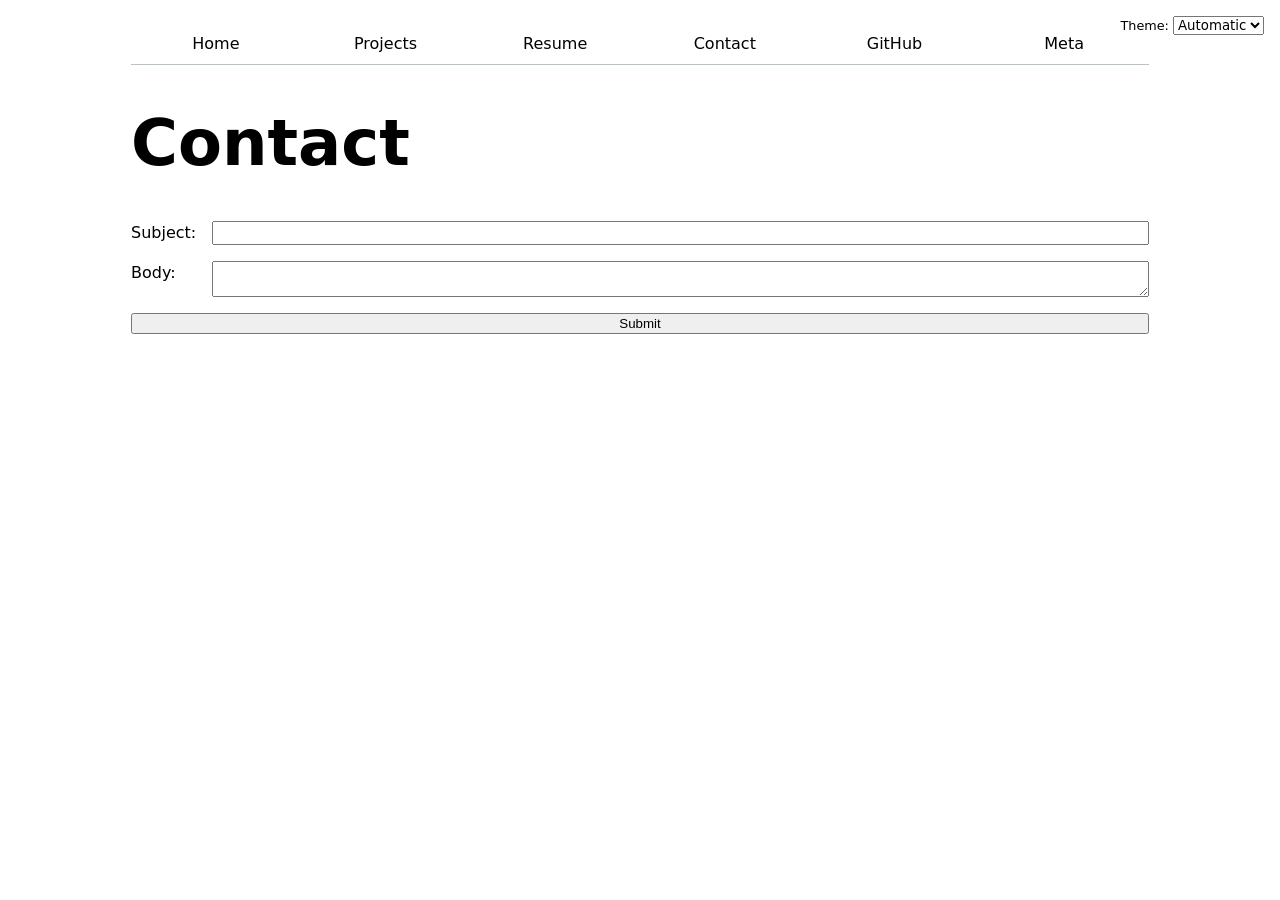
<file: contact/index.html>
<!DOCTYPE html>
<html lang="en">
<head>
    <meta charset="UTF-8">
    <meta name="viewport" content="width=device-width, initial-scale=1.0">
    <title>Contact</title>
    <link rel="stylesheet" href="../style.css">
    <script src="../global.js" type="module"></script>
</head>
<body>
    <h1>Contact</h1>

    <form action="mailto:ebaquiran@ucsd.edu">
        <label>Subject:
        <input name="subject">
        </label>

        <label>Body:
        <textarea name="body"></textarea>
        </label>

        <button type="Submit">Submit</button>
    </form>

</body>
</html>
</file>
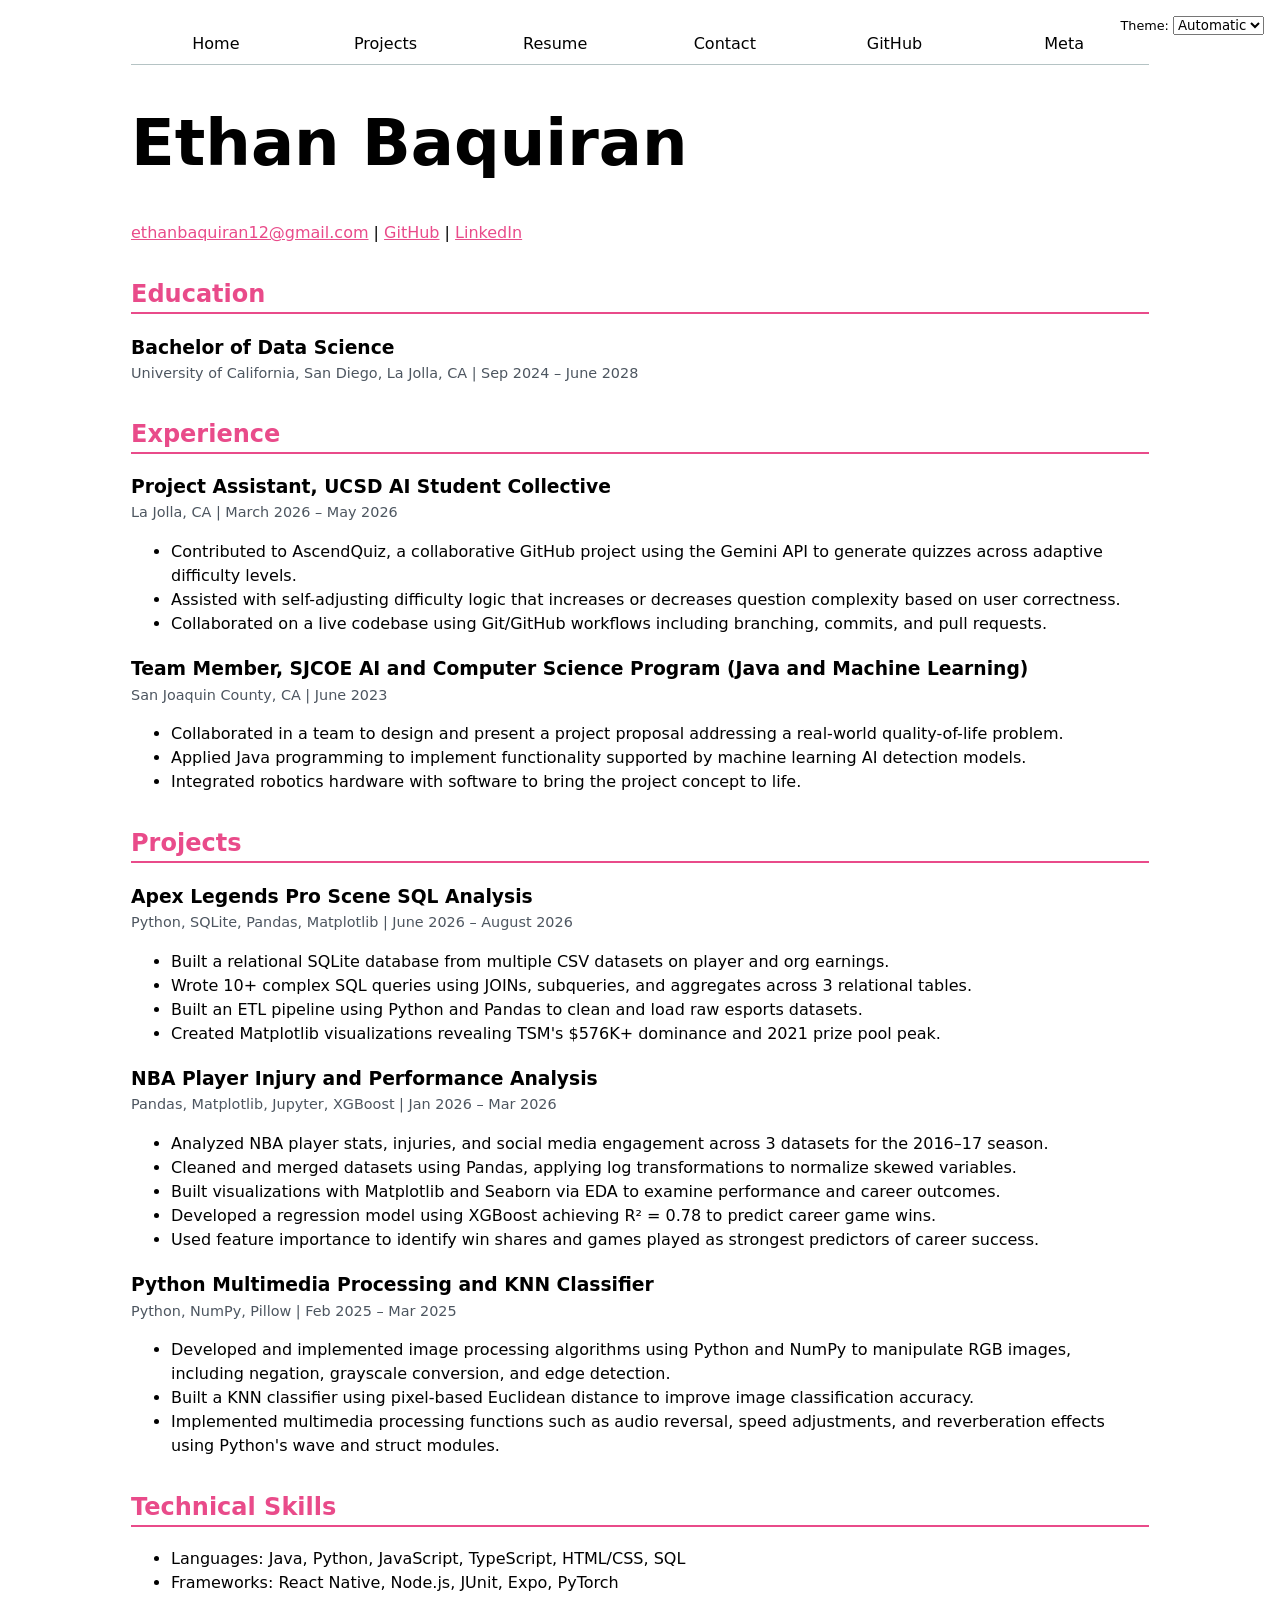
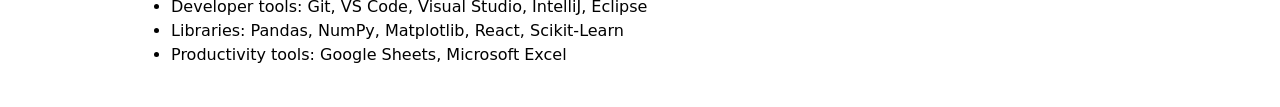
<file: resume/index.html>
<!DOCTYPE html>
<html lang="en">
<head>
  <meta charset="utf-8">
  <link rel="stylesheet" href="../style.css">
  <title>Resume</title>
  <meta name="viewport" content="width=device-width, initial-scale=1.0">
  <script src="../global.js" type="module"></script>
</head>
<body>

  <header>
    <h1>Ethan Baquiran</h1>
    <p>
      <a href="mailto:ethanbaquiran12@gmail.com">ethanbaquiran12@gmail.com</a> |
      <a href="https://github.com/ethanbaquiran">GitHub</a> |
      <a href="https://www.linkedin.com/in/ethan-baquiran-32a36136b/">LinkedIn</a>
    </p>
  </header>

  <section>
    <h2>Education</h2>
    <article>
      <h3>Bachelor of Data Science</h3>
      <p>
        University of California, San Diego, La Jolla, CA |
        <time>Sep 2024</time> – <time>June 2028</time>
      </p>
    </article>
  </section>

  <section>
    <h2>Experience</h2>

    <article>
      <h3>Project Assistant, UCSD AI Student Collective</h3>
      <p>
        La Jolla, CA |
        <time>March 2026</time> – <time>May 2026</time>
      </p>
      <ul>
        <li>Contributed to AscendQuiz, a collaborative GitHub project using the Gemini API to generate quizzes across adaptive difficulty levels.</li>
        <li>Assisted with self-adjusting difficulty logic that increases or decreases question complexity based on user correctness.</li>
        <li>Collaborated on a live codebase using Git/GitHub workflows including branching, commits, and pull requests.</li>
      </ul>
    </article>

    <article>
      <h3>Team Member, SJCOE AI and Computer Science Program (Java and Machine Learning)</h3>
      <p>
        San Joaquin County, CA |
        <time>June 2023</time>
      </p>
      <ul>
        <li>Collaborated in a team to design and present a project proposal addressing a real-world quality-of-life problem.</li>
        <li>Applied Java programming to implement functionality supported by machine learning AI detection models.</li>
        <li>Integrated robotics hardware with software to bring the project concept to life.</li>
      </ul>
    </article>
  </section>

  <section>
    <h2>Projects</h2>

    <article>
      <h3>Apex Legends Pro Scene SQL Analysis</h3>
      <p>
        Python, SQLite, Pandas, Matplotlib |
        <time>June 2026</time> – <time>August 2026</time>
      </p>
      <ul>
        <li>Built a relational SQLite database from multiple CSV datasets on player and org earnings.</li>
        <li>Wrote 10+ complex SQL queries using JOINs, subqueries, and aggregates across 3 relational tables.</li>
        <li>Built an ETL pipeline using Python and Pandas to clean and load raw esports datasets.</li>
        <li>Created Matplotlib visualizations revealing TSM's $576K+ dominance and 2021 prize pool peak.</li>
      </ul>
    </article>

    <article>
      <h3>NBA Player Injury and Performance Analysis</h3>
      <p>
        Pandas, Matplotlib, Jupyter, XGBoost |
        <time>Jan 2026</time> – <time>Mar 2026</time>
      </p>
      <ul>
        <li>Analyzed NBA player stats, injuries, and social media engagement across 3 datasets for the 2016–17 season.</li>
        <li>Cleaned and merged datasets using Pandas, applying log transformations to normalize skewed variables.</li>
        <li>Built visualizations with Matplotlib and Seaborn via EDA to examine performance and career outcomes.</li>
        <li>Developed a regression model using XGBoost achieving R² = 0.78 to predict career game wins.</li>
        <li>Used feature importance to identify win shares and games played as strongest predictors of career success.</li>
      </ul>
    </article>

    <article>
      <h3>Python Multimedia Processing and KNN Classifier</h3>
      <p>
        Python, NumPy, Pillow |
        <time>Feb 2025</time> – <time>Mar 2025</time>
      </p>
      <ul>
        <li>Developed and implemented image processing algorithms using Python and NumPy to manipulate RGB images, including negation, grayscale conversion, and edge detection.</li>
        <li>Built a KNN classifier using pixel-based Euclidean distance to improve image classification accuracy.</li>
        <li>Implemented multimedia processing functions such as audio reversal, speed adjustments, and reverberation effects using Python's wave and struct modules.</li>
      </ul>
    </article>
  </section>

  <section>
    <h2>Technical Skills</h2>
    <ul>
      <li>Languages: Java, Python, JavaScript, TypeScript, HTML/CSS, SQL</li>
      <li>Frameworks: React Native, Node.js, JUnit, Expo, PyTorch</li>
      <li>Developer tools: Git, VS Code, Visual Studio, IntelliJ, Eclipse</li>
      <li>Libraries: Pandas, NumPy, Matplotlib, React, Scikit-Learn</li>
      <li>Productivity tools: Google Sheets, Microsoft Excel</li>
    </ul>
  </section>

</body>
</html>
</file>
<file: style.css>
body {
  font: 100%/1.5 system-ui;
  max-width: 100ch;
  margin-inline: auto;
  padding: 1em;
}

img {
  max-width: 100%;
}

nav ul,
nav li {
  display: contents;
}

nav {
  --border-color: oklch(50% 10% 200 / 40%);
  display: flex;
  margin-bottom: 1em;
  border-bottom: 1px solid var(--border-color);
}

nav a {
  flex: 1;
  text-decoration: none;
  color: inherit;
  text-align: center;
  padding: 0.5em;
}

html{
  --color-accent: oklch(65% 50% 0);
  accent-color: var(--color-accent);
}

nav a.current {
  border-bottom: 0.4em solid var(--border-color);
  padding-bottom: 0.1em;
}

nav a:hover {
  border-bottom: 0.4em solid var(--color-accent);
  padding-bottom: 0.1em;
  background-color: color-mix(in oklch, var(--color-accent), canvas 85%);
}

form {
  display: grid;
  grid-template-columns: auto 1fr;
  gap: 1em;

  label {
    display: grid;
    grid-template-columns: subgrid;
    grid-column: 1 / -1;
  }

  button {
    grid-column: 1 / -1;
  }
}

.projects {
  display: grid;
  grid-template-columns: repeat(auto-fill, minmax(15em, 1fr));
  gap: 1em;

  article {
    display: grid;
    grid-template-rows: subgrid;
    grid-row: span 3;
    gap: 1em;

    h2 {
      margin: 0;
      border-bottom: none;
      padding-bottom: 0;
    }
  }
}

h1 {
  font-size: 400%;
}

h1, h2, h3, h4, h5, h6 {
  line-height: 1.1;
  text-wrap: balance;
}

a {
  color: var(--color-accent);
}

h2 {
  color: var(--color-accent);
  border-bottom: 2px solid var(--color-accent);
  padding-bottom: 0.2em;
  margin-top: 1.5em;
}

h3 + p {
  margin-block: 0.25em 0.5em;
  font-size: 90%;
  color: oklch(45% 0.02 250);
}

h3 {
  margin-top: 1.25em;
  margin-bottom: 0.25em;
}

nav a.current {
  font-weight: bold;
}

html {
  color-scheme: light dark;
}

.color-scheme {
  position: absolute;
  top: 1rem;
  right: 1rem;
  font-size: 80%;
}

.color-scheme select {
  font-family: inherit;
}

.project-year {
  font-family: Baskerville, serif;
  font-variant-numeric: oldstyle-nums;
  color: gray;
  margin: 0.25em 0 0;
}

.projects article p { margin: 0; }

.searchBar {
  display: block;
  width: 100%;
  box-sizing: border-box;
  padding: 0.6em 0.8em;
  margin-block: 1em;
  font: inherit;
}

.container {
  display: flex;
  align-items: center;
  gap: 2em;
  margin-block: 1em 2em;
}

#projects-pie-plot {
  max-width: 20em;
  margin-block: 2em;
  overflow: visible;

  path {
    transition: 300ms;
    cursor: pointer;
  }

  &:has(path:hover) {
    path:not(:hover) {
      opacity: 0.5;
    }
  }
}

.legend {
  flex: 1;
  display: grid;
  grid-template-columns: repeat(auto-fill, minmax(9em, 1fr));
  gap: 0.75em 1.5em;
  list-style: none;
  margin: 0;
  padding: 1em;
  border: 1px solid var(--border-color, oklch(50% 10% 200 / 40%));
  border-radius: 0.5em;
}

.legend-item {
  display: flex;
  align-items: center;
  gap: 0.5em;
  cursor: pointer;
}

.swatch {
  display: inline-block;
  width: 1em;
  aspect-ratio: 1 / 1;
  background-color: var(--color);
  border-radius: 50%;
}

.selected {
  --color: oklch(60% 45% 0) !important;

  &:is(path) {
    fill: var(--color);
  }
}

dl.stats {
  display: grid;
  grid-template-columns: repeat(auto-fit, minmax(10em, 1fr));
  gap: 0.25em 1em;
}
dl.stats dt { grid-row: 1; font-size: 80%; color: gray; margin: 0; }
dl.stats dd { grid-row: 2; font-size: 200%; margin: 0; }

.gridlines { stroke-opacity: 0.2; }

dl.info {
  display: grid;
  grid-template-columns: auto 1fr;
  margin: 0;
  padding: 0.75em;
  background-color: rgba(255, 255, 255, 0.8);
  box-shadow: 0 2px 6px rgba(0, 0, 0, 0.2);
  border-radius: 0.5em;
  backdrop-filter: blur(4px);
  transition-duration: 500ms;
  transition-property: opacity, visibility;
}
dl.info dt { color: gray; }
dl.info dd { margin: 0; }

.tooltip {
  position: fixed;
  top: 1em;
  left: 1em;
}

dl.info[hidden]:not(:hover, :focus-within) {
  opacity: 0;
  visibility: hidden;
}

circle {
  transition: 200ms;
  transform-origin: center;
  transform-box: fill-box;

  @starting-style {
    r: 0;
  }
}
circle:hover { transform: scale(1.5); }

circle.selected { fill: #ff6b6b; }

.slider-label {
  display: flex;
  align-items: baseline;
  gap: 1em;
}
.slider-label input { flex: 1; }
.slider-label time { margin-left: auto; }

#files {
  display: grid;
  grid-template-columns: 1fr 4fr;

  > div {
    grid-column: 1 / -1;
    display: grid;
    grid-template-columns: subgrid;
  }

  dt {
    grid-column: 1;

    small {
      display: block;
      font-size: 0.8em;
      opacity: 0.6;
    }
  }

  dd {
    grid-column: 2;
    display: flex;
    flex-wrap: wrap;
    align-items: start;
    align-content: start;
    gap: 0.15em;
    padding-top: 0.6em;
    margin-left: 0;
  }
}

.loc {
  display: flex;
  width: 0.5em;
  aspect-ratio: 1;
  background: var(--color);
  border-radius: 50%;
}

#scrolly-1 {
  position: relative;
  display: flex;
  gap: 1rem;

  > * {
    flex: 1;
  }
}

#scatter-story {
  position: relative;
}

.step {
  padding-bottom: 40vh;
}

#scatter-plot {
  position: sticky;
  top: 0;
  left: 0;
  bottom: auto;
  height: 50vh;
}
</file>
